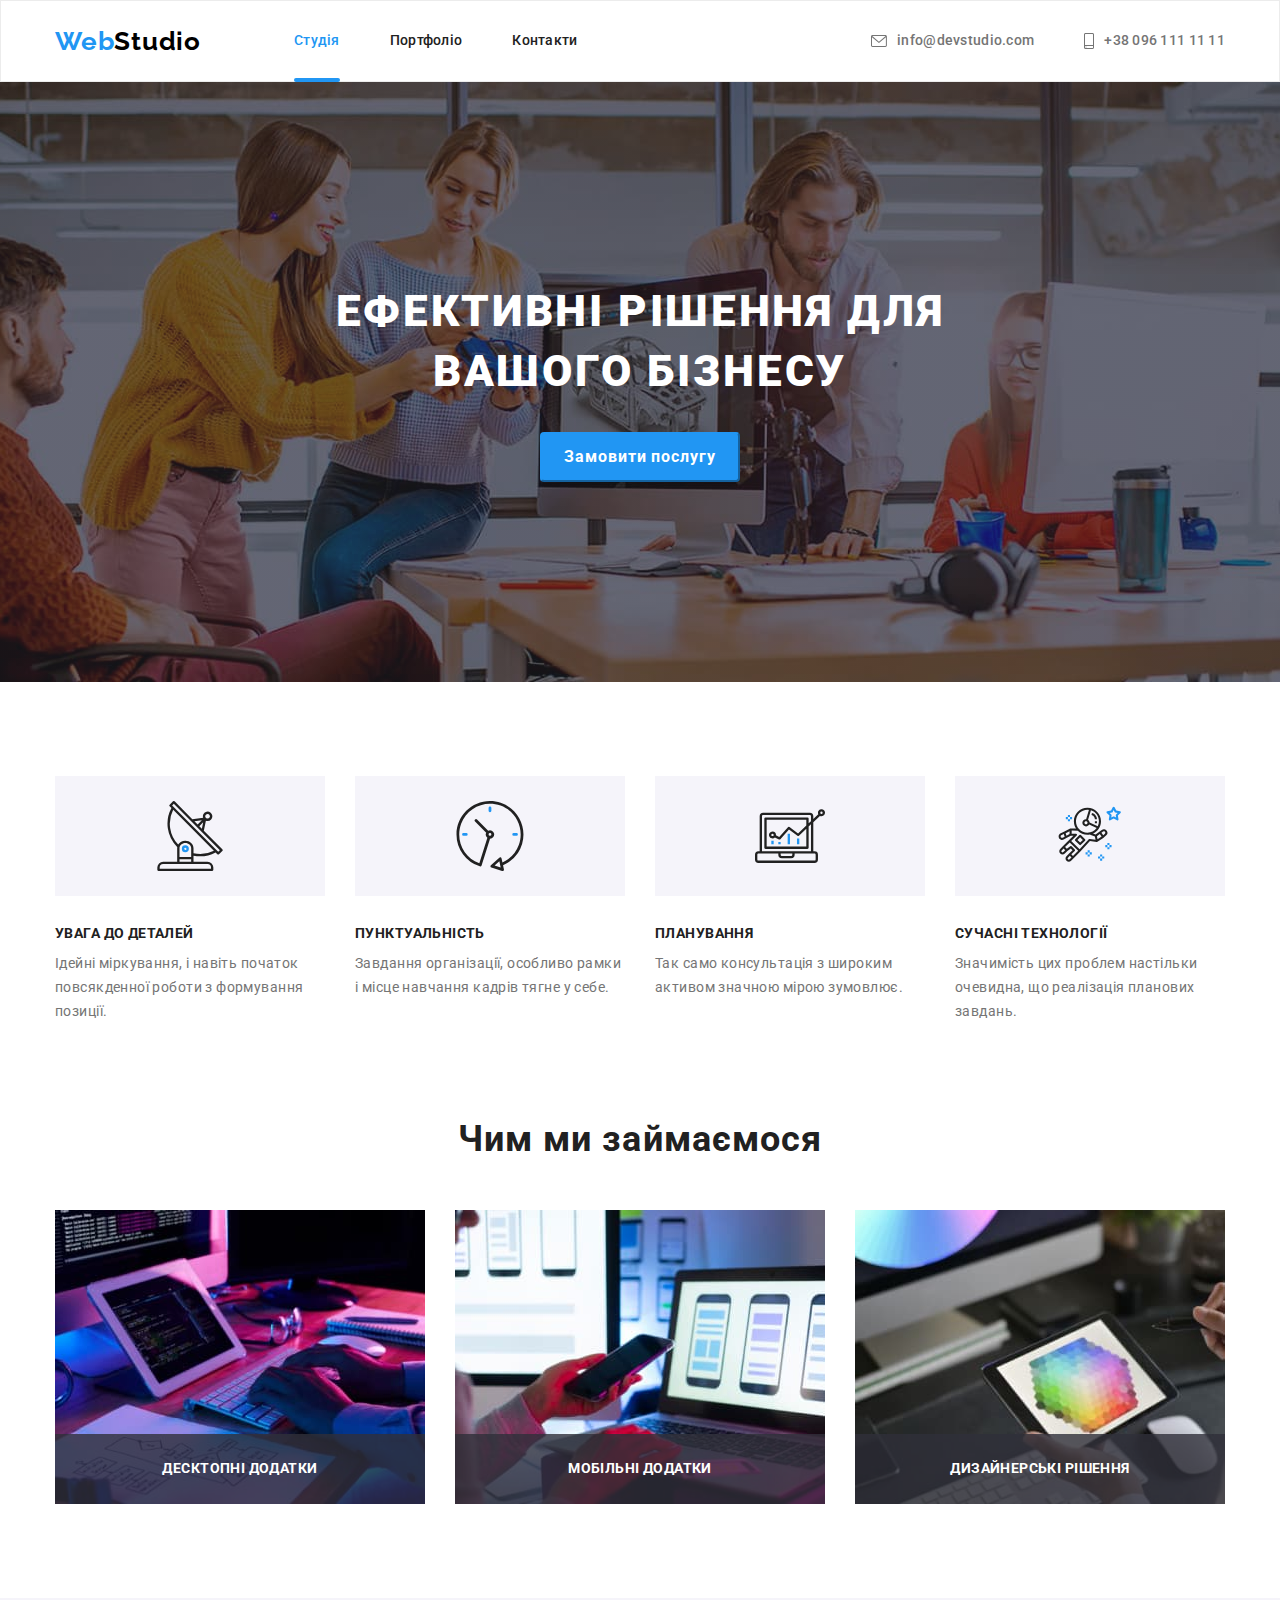
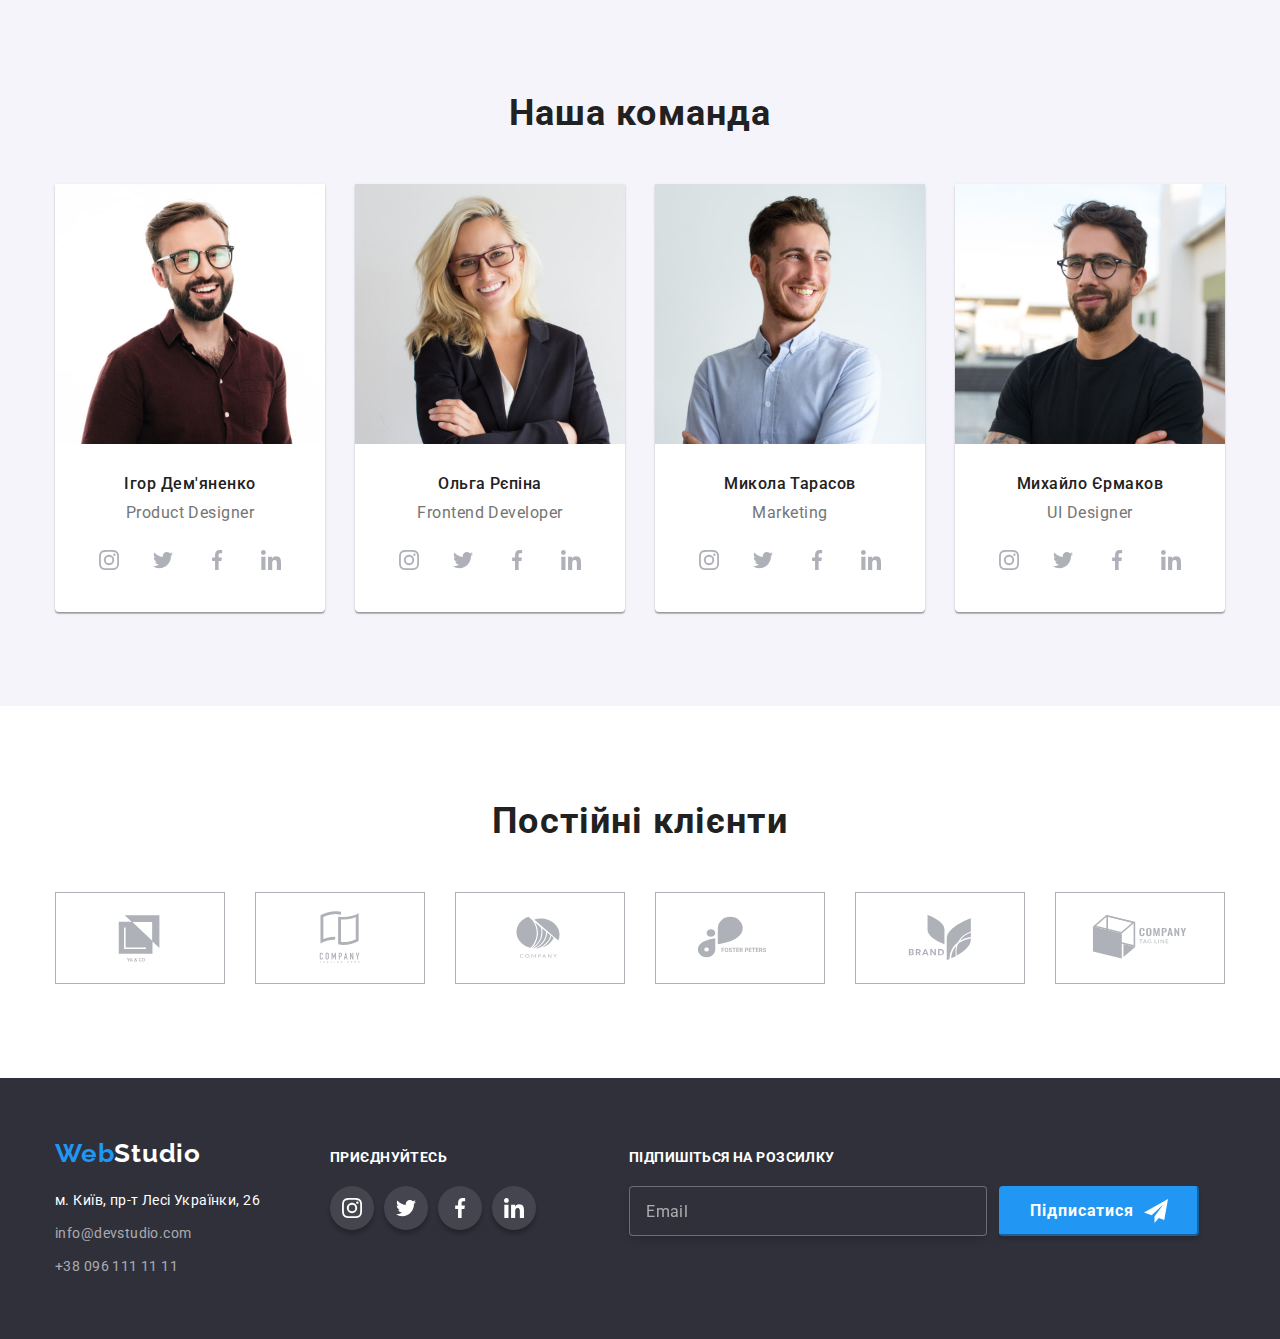
<file: index.html>
<!DOCTYPE html>
<html lang="uk">
<head>
    <meta charset="UTF-8">
    <meta http-equiv="X-UA-Compatible" content="IE=edge">
    <meta name="viewport" content="width=device-width, initial-scale=1.0">
    <title>WebStudio</title>
    <link rel="preconnect" href="https://fonts.googleapis.com">
    <link rel="preconnect" href="https://fonts.gstatic.com" crossorigin>
    <link href="https://fonts.googleapis.com/css2?family=Raleway:wght@700&family=Roboto:wght@400;500;700;900&display=swap"
        rel="stylesheet">
        <link rel="stylesheet" href="https://cdnjs.cloudflare.com/ajax/libs/modern-normalize/1.1.0/modern-normalize.min.css">
    <link rel="stylesheet" href="./css/main.min.css">
</head>
<body>
    <header class="header">
        <!-- Header Nav -->
        <div class="container header__container">
            <nav class="header-nav">
                <a class="logo link" href="./index.html">
                    Web<span class="header-nav__logo--black">Studio</span>
                </a>
                <ul class="list header-nav__list">
                    <li class="item header-nav__item">
                        <a class="link header-nav__link header-nav__link--current" href="./index.html">
                            Студія
                        </a>
                    </li>
                    <li class="header-nav__item">
                        <a class="link header-nav__link" href="./portfolio.html">
                            Портфоліо
                        </a>
                    </li>
                    <li class="header-nav__item">
                        <a class="link header-nav__link" href="/">
                            Контакти
                        </a>
                    </li>
                </ul>
            </nav>
            <ul class="list header-contacts__list">
                <li class="header-contacts__item">
                    <a class="link header-contacts__link" href="maito:info@devstudio.com">
                        <svg class="header-contacts__icon" width="16" height="12">
                            <use href="./images/icons.svg#icon-envelope"></use>
                        </svg>
                        info@devstudio.com
                    </a>
                </li>
                <li class="header-contacts__item">
                    <a class="link header-contacts__link" href="tel:+380961111111">
                        <svg class="header-contacts__icon" width="10" height="16">
                            <use href="./images/icons.svg#icon-smartphone"></use>
                        </svg>
                        +38 096 111 11 11
                    </a>
                </li>
            </ul>
        </div>
    </header>
    <main>
<!-- Hero -->
        <section class="hero">
            <div class="container">
                <h1 class="hero__title">
                    Ефективні рішення для вашого бізнесу
                </h1>
                <!-- Hero button -->
                <button type="button" class="hero__button button" data-modal-open>
                    Замовити послугу
                </button>
            </div>
        </section>
<!-- Our advantages -->
        <section class="hero-advantages">
          <div class="container">
            <h2 class="hero-advantages__title--hidden">
                Наші переваги
            </h2>
            <ul class="list hero-advantages__list">
                <li class="hero-advantages__item">
                    <div class="hero-advantages__box">
                        <svg width="70" height="70">
                            <use href="./images/icons.svg#icon-antenna"></use>
                        </svg>
                    </div>
                    <h3 class="hero-advantages__title">
                        Увага до деталей
                    </h3>
                    <p class="hero-advantages__text">
                        Ідейні міркування, і навіть початок повсякденної роботи з формування позиції.
                    </p>
                </li>
                <li class="hero-advantages__item">
                    <div class="hero-advantages__box">
                        <svg width="70" height="70">
                            <use href="./images/icons.svg#icon-clock"></use>
                        </svg>
                    </div>
                    <h3 class="hero-advantages__title">
                        Пунктуальність
                    </h3>
                    <p class="hero-advantages__text">
                        Завдання організації, особливо рамки і місце навчання кадрів тягне у себе.
                    </p>
                </li>
                <li class="hero-advantages__item">
                    <div class="hero-advantages__box">
                        <svg width="70" height="70">
                            <use href="./images/icons.svg#icon-diagram"></use>
                        </svg>
                    </div>
                    <h3 class="hero-advantages__title">
                        Планування
                    </h3>
                    <p class="hero-advantages__text">
                        Так само консультація з широким активом значною мірою зумовлює.
                    </p>
                </li>
                <li class="hero-advantages__item">
                    <div class="hero-advantages__box">
                        <svg width="70" height="70">
                            <use href="./images/icons.svg#icon-astronaut"></use>
                        </svg>
                    </div>
                    <h3 class="hero-advantages__title">
                        Сучасні технології
                    </h3>
                    <p class="hero-advantages__text">
                        Значимість цих проблем настільки очевидна, що реалізація планових завдань.
                    </p>
                </li>
            </ul>
          </div>
        </section>
<!-- We do -->
        <section class="we-do">
           <div class="container">
            <h2 class="we-do__title">
                Чим ми займаємося
            </h2>
            <ul class="list we-do__list">
                <li>
                   <div class="we-do__box">
                     <img src="./images/box1.jpg" alt="Написання коду" width="370" height="294">
                    <p class="we-do__text">
                        десктопні додатки
                    </p>
                   </div>
                </li>
                <li>
                    <div class="we-do__box">
                        <img src="./images/box2.jpg" alt="Стилізація" width="370" height="294">
                    <p class="we-do__text">
                        мобільні додатки
                    </p>
                    </div>
                </li>
                <li>
                    <div class="we-do__box">
                        <img src="./images/box3.jpg" alt="Дизайн" width="370" height="294">
                    <p class="we-do__text">
                        дизайнерські рішення
                    </p>
                    </div>
                </li>
            </ul>
           </div>
        </section>
<!-- Our team -->
        <section class="our-team">
           <div class="container">
            <h2 class="our-team__title">
                Наша команда
            </h2>
            <ul class="list our-team__list">
                <li class="our-team__item">
                    <img class="our-team__img" src="./images/img.jpg" alt="Фото Ігора Дем'яненко" width="270" height="260">
                    <h3 class="our-team__names">
                        Ігор Дем'яненко
                    </h3>
                    <p lang="en" class="our-team__experience">
                        Product Designer
                    </p>
                    <div class="icon-wrapper">
                        <a class="icon-wrapper__link" href="">
                            <svg class="icon-wrapper__svg" width="20" height="20px">
                                <use href="./images/icons.svg#icon-instagram-2"></use>
                            </svg>
                        </a>
                        <a class="icon-wrapper__link" href="">
                            <svg class="icon-wrapper__svg" width="20" height="20px">
                                <use href="./images/icons.svg#icon-twitter"></use>
                            </svg>
                        </a>
                        <a class="icon-wrapper__link" href="">
                            <svg class="icon-wrapper__svg" width="20" height="20px">
                                <use href="./images/icons.svg#icon-facebook"></use>
                            </svg>
                        </a>
                        <a class="icon-wrapper__link" href="">
                            <svg class="icon-wrapper__svg" width="20" height="20px">
                                <use href="./images/icons.svg#icon-linkedin"></use>
                            </svg>
                        </a>
                    </div>
                </li>
                <li class="our-team__item">
                    <img class="our-team__img" src="./images/img(1).jpg" alt="Фото Ольги Рєпіна" width="270" height="260">
                    <h3 class="our-team__names">
                        Ольга Рєпіна
                    </h3>
                    <p lang="en" class="our-team__experience">
                        Frontend Developer
                    </p>
                    <div class="icon-wrapper">
                        <a class="icon-wrapper__link" href="">
                            <svg class="icon-wrapper__svg" width="20" height="20px">
                                <use href="./images/icons.svg#icon-instagram-2"></use>
                            </svg>
                        </a>
                        <a class="icon-wrapper__link" href="">
                            <svg class="icon-wrapper__svg" width="20" height="20px">
                                <use href="./images/icons.svg#icon-twitter"></use>
                            </svg>
                        </a>
                        <a class="icon-wrapper__link" href="">
                            <svg class="icon-wrapper__svg" width="20" height="20px">
                                <use href="./images/icons.svg#icon-facebook"></use>
                            </svg>
                        </a>
                        <a class="icon-wrapper__link" href="">
                            <svg class="icon-wrapper__svg" width="20" height="20px">
                                <use href="./images/icons.svg#icon-linkedin"></use>
                            </svg>
                        </a>
                    </div>
                </li>
                <li class="our-team__item">
                    <img class="our-team__img" src="./images/img(2).jpg" alt="Фото Микола Тарасов" width="270" height="260">
                    <h3 class="our-team__names">
                        Микола Тарасов
                    </h3>
                    <p lang="en" class="our-team__experience">
                        Marketing
                    </p>
                    <div class="icon-wrapper">
                        <a class="icon-wrapper__link" href="">
                            <svg class="icon-wrapper__svg" width="20" height="20px">
                                <use href="./images/icons.svg#icon-instagram-2"></use>
                            </svg>
                        </a>
                        <a class="icon-wrapper__link" href="">
                            <svg class="icon-wrapper__svg" width="20" height="20px">
                                <use href="./images/icons.svg#icon-twitter"></use>
                            </svg>
                        </a>
                        <a class="icon-wrapper__link" href="">
                            <svg class="icon-wrapper__svg" width="20" height="20px">
                                <use href="./images/icons.svg#icon-facebook"></use>
                            </svg>
                        </a>
                        <a class="icon-wrapper__link" href="">
                            <svg class="icon-wrapper__svg" width="20" height="20px">
                                <use href="./images/icons.svg#icon-linkedin"></use>
                            </svg>
                        </a>
                    </div>
                </li>
                <li class="our-team__item">
                    <img class="our-team__img" src="./images/img(3).jpg" alt="Фото Михайло Єрмаков" width="270" height="260">
                    <h3 class="our-team__names">
                        Михайло Єрмаков
                    </h3>
                    <p lang="en" class="our-team__experience">
                        UI Designer
                    </p>
                    <div class="icon-wrapper">
                       <a class="icon-wrapper__link" href="">
                            <svg class="icon-wrapper__svg" width="20" height="20px">
                                <use href="./images/icons.svg#icon-instagram-2"></use>
                            </svg>
                        </a>
                        <a class="icon-wrapper__link" href="">
                            <svg class="icon-wrapper__svg" width="20" height="20px">
                                <use href="./images/icons.svg#icon-twitter"></use>
                            </svg>
                        </a>
                        <a class="icon-wrapper__link" href="">
                            <svg class="icon-wrapper__svg" width="20" height="20px">
                                <use href="./images/icons.svg#icon-facebook"></use>
                            </svg>
                        </a>
                        <a class="icon-wrapper__link" href="">
                            <svg class="icon-wrapper__svg" width="20" height="20px">
                                <use href="./images/icons.svg#icon-linkedin"></use>
                            </svg>
                        </a>
                    </div>
                </li>
            </ul>
           </div>
        </section>
        <!-- Section clients -->
        <section class="clients">
            <div class="container">
                <h2 class="clients__title">
                    Постійні клієнти
                </h2>
                <ul class="list clients__list">
                    <li class="clients__item">
                        <a class="clients__link" href="#">
                            <svg class="clients__icon" width="106" height="60">
                                <use href="./images/icons.svg#icon-yaco"></use>
                            </svg>
                        </a>
                    </li>
                    <li class="clients__item">
                        <a class="clients__link" href="#">
                            <svg class="clients__icon" width="106" height="60">
                                <use href="./images/icons.svg#icon-tagline"></use>
                            </svg>
                        </a>
                    </li>
                    <li class="clients__item">
                        <a class="clients__link" href="#">
                            <svg class="clients__icon" width="106" height="60">
                                <use href="./images/icons.svg#icon-company"></use>
                            </svg>
                        </a>
                    </li>
                    <li class="clients__item">
                        <a class="clients__link" href="#">
                            <svg class="clients__icon" width="106" height="60">
                                <use href="./images/icons.svg#icon-foster"></use>
                            </svg>
                        </a>
                    </li>
                    <li class="clients__item">
                        <a class="clients__link" href="#">
                            <svg class="clients__icon" width="106" height="60">
                                <use href="./images/icons.svg#icon-brand"></use>
                            </svg>
                        </a>
                    </li>
                    <li class="clients__item">
                        <a class="clients__link" href="#">
                            <svg class="clients__icon" width="106" height="60">
                                <use href="./images/icons.svg#icon-company-last"></use>
                            </svg>
                        </a>
                    </li>
                </ul>
            </div>
        </section>
    </main>
    <footer class="footer">
        <div class="container">
            <div>
                <a class="logo link footer__logo--margin" href="./index.html">
                    Web<span class="footer__logo--white">Studio</span>
                </a>
                <address class="address">
                    <a class="link address__link" href="https://goo.gl/maps/yDgXRb8fHyVBhMKj9" target="_blank"
                        rel="noopener noreferrer nofollow">
                        м. Київ, пр-т Лесі Українки, 26
                    </a>
                    <ul class="list address_list">
                        <li class="address__item">
                            <a class="link address__link address__link--color" href="mailto:info@devstudio.com">
                                info@devstudio.com
                            </a>
                        </li>
                        <li>
                            <a class="link address__link address__link--color address__link--margin" href="tel:+380961111111">
                                +38 096 111 11 11
                            </a>
                        </li>
                    </ul>
                </address>
            </div>
            <div class="social-footer">
                <p class="social-footer__text">
                    приєднуйтесь
                </p>
                <ul class="list social-footer__list">
                    <li class="social-footer__item">
                        <a class="social-footer__link icon-wrapper__link" href="">
                            <svg class="icon-wrapper__svg" width="20" height="20px">
                                <use href="./images/icons.svg#icon-instagram-2"></use>
                            </svg>
                        </a>
                    </li>
                    <li class="social-footer__item">
                        <a class="social-footer__link icon-wrapper__link" href="">
                            <svg class="icon-wrapper__svg" width="20" height="20px">
                                <use href="./images/icons.svg#icon-twitter"></use>
                            </svg>
                        </a>
                    </li>
                    <li class="social-footer__item">
                        <a class="social-footer__link icon-wrapper__link" href="">
                            <svg class="icon-wrapper__svg" width="20" height="20px">
                                <use href="./images/icons.svg#icon-facebook"></use>
                            </svg>
                        </a>
                    </li>
                    <li class="social-footer__item">
                        <a class="social-footer__link icon-wrapper__link" href="">
                            <svg class="icon-wrapper__svg" width="20" height="20px">
                                <use href="./images/icons.svg#icon-linkedin"></use>
                            </svg>
                        </a>
                    </li>
                </ul>
            </div>
            <!-- Form Footer -->
            <form class="form-footer">
                    <p class="form-footer__text">
                        Підпишіться на розсилку
                    </p>
                   <div class="form-footer__field">
                    <label>
                        <input class="form-footer__input" type="email" name="email" placeholder="Email">
                    </label>
                    <button class="form-footer__button button" type="submit">
                        Підписатися
                        <svg class="form-footer__icon" width="24" height="24px">
                            <use href="./images/icons.svg#icon-send"></use>
                        </svg>
                    </button>
                   </div>
            </form>
        </div>
    </footer>
    <div class="backdrop is-hidden" data-modal>
        <div class="modal is-hidden">
            <button type="button" class="modal__button" data-modal-close>
                <svg width="18" height="18">
                    <use href="./images/icons.svg#icon-close"></use>
                </svg>
            </button>
            <!-- Modal Form -->
            <form class="modal-form">
                <h3 class="modal-form__title">
                    Залиште свої дані, ми вам передзвонимо
                </h3>
                <label class="modal-form__field">
                    <span class="modal-form__text">Ім'я</span>
                    <input class="modal-form__input" type="text" name="name" autofocus>
                    <svg class="modal-form__icon" width="18px" height="18px">
                        <use class="icon-input" href="./images/icons.svg#icon-person"></use>
                    </svg>
                </label>
                <label class="modal-form__field">
                    <span class="modal-form__text">Телефон</span>
                    <input class="modal-form__input" type="tel" name="telephone-number">
                    <svg class="modal-form__icon" width="18px" height="18px">
                        <use href="./images/icons.svg#icon-phone"></use>
                    </svg>
                </label>
                <label class="modal-form__field">
                    <span class="modal-form__text">Пошта</span>
                    <input class="modal-form__input" type="email" name="email">
                    <svg class="modal-form__icon" width="18px" height="18px">
                        <use href="./images/icons.svg#icon-email"></use>
                    </svg>
                </label>
                <label class="modal-form__field comment">
                    <span class="modal-form__text">Коментар</span>
                    <textarea class="modal-form__textarea" name="comment" placeholder="Введіть текст"></textarea>
                </label>
                <label class="check option">
                    <input class="check__input" type="checkbox" name="check">
                    <span class="check__box"></span>
                    <span class="check__text">Погоджуюся з розсилкою та приймаю
                        <a class="check__link" href="#">Умови договору</a>
                    </span>
                </label>
                <button class="modal-form__button button" type="submit">
                    Відправити
                </button>
            </form>
        </div>
    </div>
    <script src="./js/modal.js"></script>
</body>
</html>
</file>
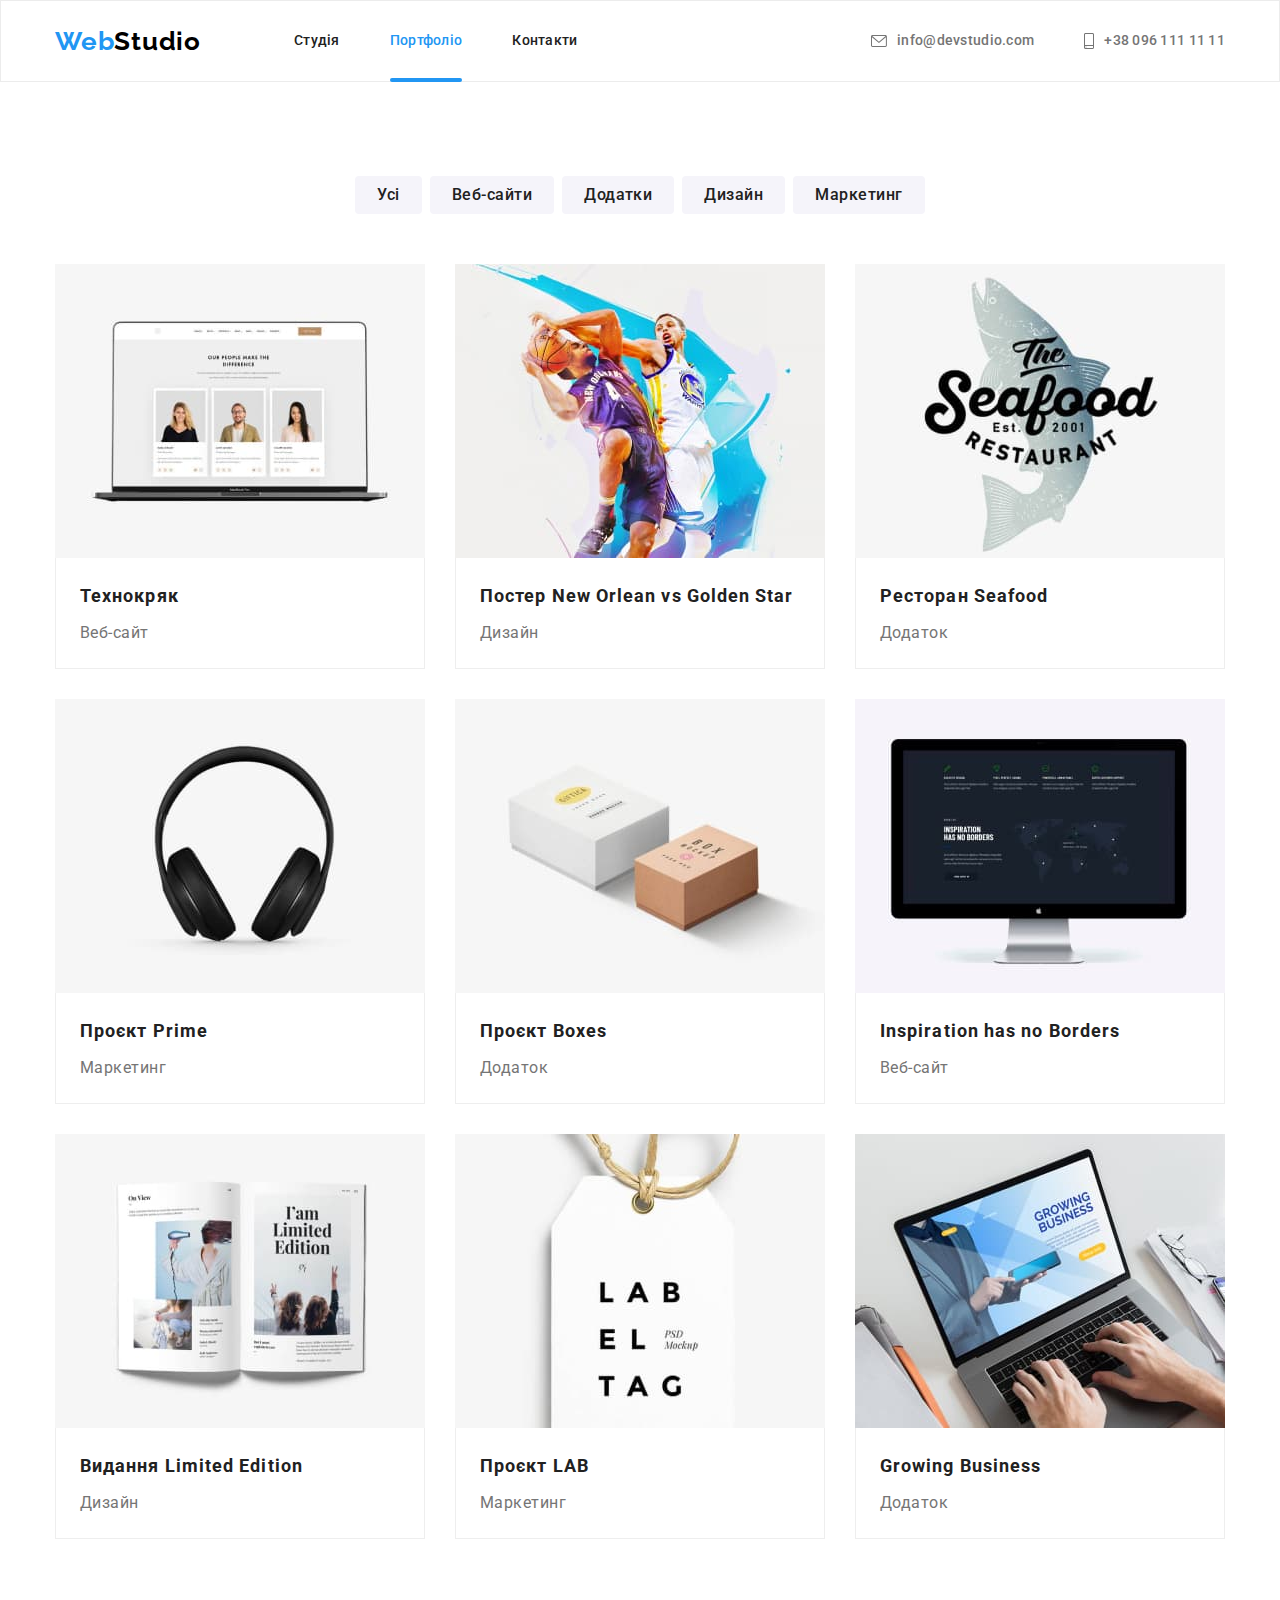
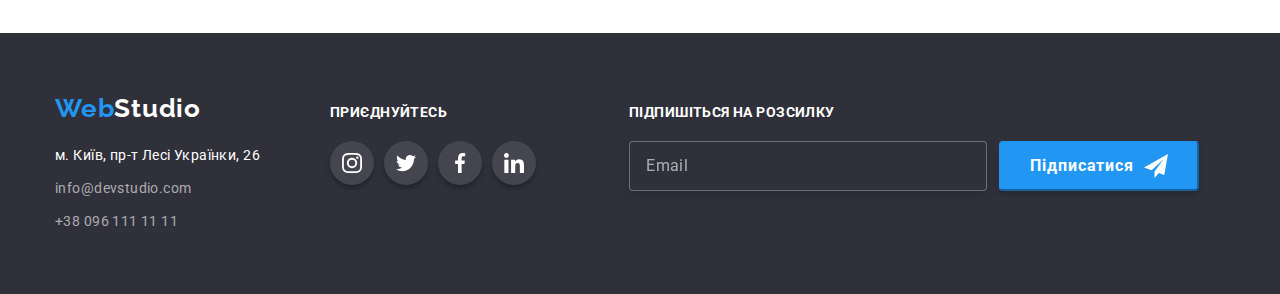
<file: portfolio.html>
<!DOCTYPE html>
<html lang="uk">
<head>
    <meta charset="UTF-8">
    <meta http-equiv="X-UA-Compatible" content="IE=edge">
    <meta name="viewport" content="width=device-width, initial-scale=1.0">
    <title>Portfolio</title>
    <link rel="preconnect" href="https://fonts.googleapis.com">
    <link rel="preconnect" href="https://fonts.gstatic.com" crossorigin>
    <link href="https://fonts.googleapis.com/css2?family=Raleway:wght@700&family=Roboto:wght@400;500;700;900&display=swap"
        rel="stylesheet">
        <link rel="stylesheet" href="https://cdnjs.cloudflare.com/ajax/libs/modern-normalize/1.1.0/modern-normalize.min.css">
    <link rel="stylesheet" href="./css/main.min.css">
</head>
<body>
<header class="header">
    <!-- Header Nav -->
    <div class="container header__container">
        <nav class="header-nav">
            <a class="logo link" href="./index.html">
                Web<span class="header-nav__logo--black">Studio</span>
            </a>
            <ul class="list header-nav__list">
                <li class="item header-nav__item">
                    <a class="link header-nav__link" href="./index.html">
                        Студія
                    </a>
                </li>
                <li class="header-nav__item">
                    <a class="link header-nav__link header-nav__link--current" href="./portfolio.html">
                        Портфоліо
                    </a>
                </li>
                <li class="header-nav__item">
                    <a class="link header-nav__link" href="/">
                        Контакти
                    </a>
                </li>
            </ul>
        </nav>
        <ul class="list header-contacts__list">
            <li class="header-contacts__item">
                <a class="link header-contacts__link" href="maito:info@devstudio.com">
                    <svg class="header-contacts__icon" width="16" height="12">
                        <use href="./images/icons.svg#icon-envelope"></use>
                    </svg>
                    info@devstudio.com
                </a>
            </li>
            <li class="header-contacts__item">
                <a class="link header-contacts__link" href="tel:+380961111111">
                    <svg class="header-contacts__icon" width="10" height="16">
                        <use href="./images/icons.svg#icon-smartphone"></use>
                    </svg>
                    +38 096 111 11 11
                </a>
            </li>
        </ul>
    </div>
    </header>
    <main>
        <section class="portfolio">
            <!-- Filter portfolio -->
            <h1 class="portfolio__title--hidden">
                Наші роботи
            </h1>
        <div class="container">
            <ul class="list filter">
                <li class="filter__item">
                    <button class="filter__button" type="button">
                        Усі
                    </button>
                </li>
                <li class="filter__item">
                    <button class="filter__button" type="button">
                        Веб-сайти
                    </button>
                </li>
                <li class="filter__item">
                    <button class="filter__button" type="button">
                        Додатки
                    </button>
                </li>
                <li class="filter__item">
                    <button class="filter__button" type="button">
                        Дизайн
                    </button>
                </li>
                <li class="filter__item">
                    <button class="filter__button" type="button">
                        Маркетинг
                    </button>
                </li>
            </ul>
            <!-- Main portfolio -->
            <ul class="list cards">
                <li class="cards__item">
                    <a>
                       <div class="overlay">
                        <img src="./images/techno1.jpg" alt="Веб-сайт на ноутбуці" width="370" height="294">
                        <p class="overlay__text">
                            Ресурс пропонує комплексні пропозиції з різним рівнем функціоналу та сервісів. Все це дозволить відвідувачу отримати
                            вичерпні відомості про компанію чи приватну особу.
                        </p>
                       </div>
                        <div class="cards-content">
                            <h2 class="cards-content__title">
                                Технокряк
                            </h2>
                            <p class="cards-content__text">
                                Веб-сайт
                            </p>
                        </div>
                    </a>
                </li>
                <li class="cards__item">
                    <a>
                        <div class="overlay">
                            <img src="./images/poster2.jpg" alt="Постер з баскетболістами" width="370" height="294">
                        <p class="overlay__text">
                            Ресурс пропонує комплексні пропозиції з різним рівнем функціоналу та сервісів. Все це дозволить відвідувачу отримати
                            вичерпні відомості про компанію чи приватну особу.
                        </p>
                        </div>
                        <div class="cards-content">
                            <h2 class="cards-content__title">
                                Постер New Orlean vs Golden Star
                            </h2>
                            <p class="cards-content__text">
                                Дизайн
                            </p>
                        </div>
                    </a>
                </li>
                <li class="cards__item">
                    <a>
                        <div class="overlay">
                            <img src="./images/seafood3.jpg" alt="Лого ресторану" width="370" height="294">
                        <p class="overlay__text">
                            Ресурс пропонує комплексні пропозиції з різним рівнем функціоналу та сервісів. Все це дозволить відвідувачу отримати
                            вичерпні відомості про компанію чи приватну особу.
                        </p>
                        </div>
                        <div class="cards-content">
                            <h2 class="cards-content__title">
                                Ресторан Seafood
                            </h2>
                            <p class="cards-content__text">
                                Додаток
                            </p>
                        </div>                       
                    </a>
                </li>
                <li class="cards__item">
                    <a>
                        <div class="overlay">
                            <img src="./images/prime4.jpg" alt="Навушники" width="370" height="294">
                        <p class="overlay__text">
                            Ресурс пропонує комплексні пропозиції з різним рівнем функціоналу та сервісів. Все це дозволить відвідувачу отримати
                            вичерпні відомості про компанію чи приватну особу.
                        </p>
                        </div>
                        <div class="cards-content">
                            <h2 class="cards-content__title">
                                Проєкт Prime
                            </h2>
                            <p class="cards-content__text">
                                Маркетинг
                            </p>
                        </div>
                    </a>
                </li>
                <li class="cards__item">
                    <a>
                        <div class="overlay">
                            <img src="./images/boxes5.jpg" alt="Дві коробки" width="370" height="294">
                        <p class="overlay__text">
                            Ресурс пропонує комплексні пропозиції з різним рівнем функціоналу та сервісів. Все це дозволить відвідувачу отримати
                            вичерпні відомості про компанію чи приватну особу.
                        </p>
                        </div>
                        <div class="cards-content">
                            <h2 class="cards-content__title">
                                Проєкт Boxes
                            </h2>
                            <p class="cards-content__text">
                                Додаток
                            </p>
                        </div>
                    </a>
                </li>
                <li class="cards__item">
                    <a>
                       <div class="overlay">
                         <img src="./images/inspiration6.jpg" alt="Монітор з веб-сайтом" width="370" height="294">
                        <p class="overlay__text">
                            Ресурс пропонує комплексні пропозиції з різним рівнем функціоналу та сервісів. Все це дозволить відвідувачу отримати
                            вичерпні відомості про компанію чи приватну особу.
                        </p>
                       </div>
                        <div class="cards-content">
                            <h2 lang="en" class="cards-content__title">
                                Inspiration has no Borders
                            </h2>
                            <p class="cards-content__text">
                                Веб-сайт
                            </p>
                        </div> 
                    </a>
                </li>
                <li class="cards__item">
                    <a>
                        <div class="overlay">
                            <img src="./images/limitededition7.jpg" alt="Розгорнута книга" width="370" height="294">
                        <p class="overlay__text">
                            Ресурс пропонує комплексні пропозиції з різним рівнем функціоналу та сервісів. Все це дозволить відвідувачу отримати
                            вичерпні відомості про компанію чи приватну особу.
                        </p>
                        </div>
                        <div class="cards-content">
                            <h2 class="cards-content__title">
                                Видання Limited Edition
                            </h2>
                            <p class="cards-content__text">
                                Дизайн
                            </p>
                        </div>
                    </a>
                </li>
                <li class="cards__item">
                    <a>
                        <div class="overlay">
                            <img src="./images/lab8.jpg" alt="Бірка з брендом" width="370" height="294">
                        <p class="overlay__text">
                            Ресурс пропонує комплексні пропозиції з різним рівнем функціоналу та сервісів. Все це дозволить відвідувачу отримати
                            вичерпні відомості про компанію чи приватну особу.
                        </p>
                        </div>
                        <div class="cards-content">
                            <h2 class="cards-content__title">
                                Проєкт LAB
                            </h2>
                            <p class="cards-content__text">
                                Маркетинг
                            </p>
                        </div>
                    </a>
                </li>
                <li class="cards__item">
                    <a>
                        <div class="overlay">
                            <img src="./images/business9.jpg" alt="Руки друкують на ноутбуці" width="370" height="294">
                        <p class="overlay__text">
                            Ресурс пропонує комплексні пропозиції з різним рівнем функціоналу та сервісів. Все це дозволить відвідувачу отримати
                            вичерпні відомості про компанію чи приватну особу.
                        </p>
                        </div>
                        <div class="cards-content"><h2 class="cards-content__title">
                            Growing Business
                        </h2>
                        <p class="cards-content__text">
                            Додаток
                        </p>
                    </div>  
                    </a>
                </li>
            </ul>
        </div>
        </section>
    </main>
    <footer class="footer">
        <div class="container">
            <div>
                <a class="logo link footer__logo--margin" href="./index.html">
                    Web<span class="footer__logo--white">Studio</span>
                </a>
                <address class="address">
                    <a class="link address__link" href="https://goo.gl/maps/yDgXRb8fHyVBhMKj9" target="_blank"
                        rel="noopener noreferrer nofollow">
                        м. Київ, пр-т Лесі Українки, 26
                    </a>
                    <ul class="list address_list">
                        <li class="address__item">
                            <a class="link address__link address__link--color" href="mailto:info@devstudio.com">
                                info@devstudio.com
                            </a>
                        </li>
                        <li>
                            <a class="link address__link address__link--color address__link--margin" href="tel:+380961111111">
                                +38 096 111 11 11
                            </a>
                        </li>
                    </ul>
                </address>
            </div>
            <div class="social-footer">
                <p class="social-footer__text">
                    приєднуйтесь
                </p>
                <ul class="list social-footer__list">
                    <li class="social-footer__item">
                        <a class="social-footer__link icon-wrapper__link" href="">
                            <svg class="icon-wrapper__svg" width="20" height="20px">
                                <use href="./images/icons.svg#icon-instagram-2"></use>
                            </svg>
                        </a>
                    </li>
                    <li class="social-footer__item">
                        <a class="social-footer__link icon-wrapper__link" href="">
                            <svg class="icon-wrapper__svg" width="20" height="20px">
                                <use href="./images/icons.svg#icon-twitter"></use>
                            </svg>
                        </a>
                    </li>
                    <li class="social-footer__item">
                        <a class="social-footer__link icon-wrapper__link" href="">
                            <svg class="icon-wrapper__svg" width="20" height="20px">
                                <use href="./images/icons.svg#icon-facebook"></use>
                            </svg>
                        </a>
                    </li>
                    <li class="social-footer__item">
                        <a class="social-footer__link icon-wrapper__link" href="">
                            <svg class="icon-wrapper__svg" width="20" height="20px">
                                <use href="./images/icons.svg#icon-linkedin"></use>
                            </svg>
                        </a>
                    </li>
                </ul>
            </div>
            <!-- Form Footer -->
            <form class="form-footer">
                <p class="form-footer__text">
                    Підпишіться на розсилку
                </p>
                <div class="form-footer__field">
                    <label>
                        <input class="form-footer__input" type="email" name="email" placeholder="Email">
                    </label>
                    <button class="form-footer__button button" type="submit">
                        Підписатися
                        <svg class="form-footer__icon" width="24" height="24px">
                            <use href="./images/icons.svg#icon-send"></use>
                        </svg>
                    </button>
                </div>
            </form>
        </div>
    </footer>
</body>
</html>
</file>
<file: css/main.min.css>
img{display:block}h1,h2,h3,ul,p{margin:0px 0px}body{font-family:Roboto,sans-serif;background-color:#fff;color:#212121}.container{width:1200px;margin:0 auto;padding:0 15px}.list{list-style:none;padding-left:0}.link{text-decoration:none}.link:hover,.link:focus{color:#2196f3}.button{display:-webkit-box;display:-ms-flexbox;display:flex;-webkit-box-align:center;-ms-flex-align:center;align-items:center;-webkit-box-pack:center;-ms-flex-pack:center;justify-content:center;padding:10px 0px;width:200px;height:50px;font-family:"Roboto";font-style:normal;font-weight:700;font-size:16px;line-height:1.88;letter-spacing:.06em;color:#fff;border-color:#2196f3;background-color:#2196f3;-webkit-box-shadow:0px 4px 4px rgba(0,0,0,.15);box-shadow:0px 4px 4px rgba(0,0,0,.15);border-radius:4px;cursor:pointer;-webkit-transition:background-color 250ms cubic-bezier(0.4, 0, 0.2, 1),border-color 250ms cubic-bezier(0.4, 0, 0.2, 1) box-shadow 250ms cubic-bezier(0.4, 0, 0.2, 1);transition:background-color 250ms cubic-bezier(0.4, 0, 0.2, 1),border-color 250ms cubic-bezier(0.4, 0, 0.2, 1) box-shadow 250ms cubic-bezier(0.4, 0, 0.2, 1)}.button:hover,.button:focus{background-color:#188ce8;border-color:#188ce8}.header{border:1px solid #ececec}.header__container{display:-webkit-box;display:-ms-flexbox;display:flex}.logo{font-family:"Raleway";font-style:normal;font-weight:700;font-size:26px;line-height:1.19;letter-spacing:.03em;color:#2196f3}.header-nav__logo--black{color:#000}.header-nav{display:-webkit-box;display:-ms-flexbox;display:flex;-webkit-box-align:center;-ms-flex-align:center;align-items:center}.header-nav__list{display:-webkit-box;display:-ms-flexbox;display:flex;margin-left:93px}.header-nav__item+.header-nav__item{margin-left:50px}.header-nav__link{display:block;padding-top:32px;padding-bottom:32px;font-family:"Roboto";font-style:normal;font-weight:500;font-size:14px;line-height:1.14;letter-spacing:.02em;color:#212121;-webkit-transition:color 250ms cubic-bezier(0.4, 0, 0.2, 1);transition:color 250ms cubic-bezier(0.4, 0, 0.2, 1)}.header-nav__link--current{position:relative;color:#2196f3}.header-nav__link--current::after{content:"";position:absolute;left:0;bottom:0;display:block;width:100%;height:4px;background-color:#2196f3;border-radius:2px;-webkit-transform:translateY(1px);transform:translateY(1px)}.header-contacts__list{display:-webkit-box;display:-ms-flexbox;display:flex;margin-left:auto}.header-contacts__item+.header-contacts__item{margin-left:50px}.header-contacts__link{display:-webkit-box;display:-ms-flexbox;display:flex;-webkit-box-pack:center;-ms-flex-pack:center;justify-content:center;-webkit-box-align:center;-ms-flex-align:center;align-items:center;padding-top:32px;padding-bottom:32px;font-weight:500;font-style:normal;line-height:1.14;font-size:14px;color:#757575;letter-spacing:.02em;-webkit-transition:color 250ms cubic-bezier(0.4, 0, 0.2, 1);transition:color 250ms cubic-bezier(0.4, 0, 0.2, 1)}.header-contacts__icon{margin-right:10px;fill:currentColor}.hero{text-align:center;margin-right:auto;margin-left:auto;max-width:1600px;height:600px;padding-top:200px;padding-bottom:200px;background-repeat:no-repeat;background-position:center;background-size:cover;background-image:-webkit-gradient(linear, left top, left bottom, from(rgba(47, 48, 58, 0.4)), to(rgba(47, 48, 58, 0.4))),url(../images/hero.jpg);background-image:linear-gradient(rgba(47, 48, 58, 0.4), rgba(47, 48, 58, 0.4)),url(../images/hero.jpg);background-color:#2f303a}.hero__title{max-width:696px;margin:0 auto 30px;font-style:normal;font-weight:900;font-size:44px;line-height:1.36;letter-spacing:.06em;text-transform:uppercase;color:#fff}.hero__button{margin-left:auto;margin-right:auto}.hero-advantages{padding-top:94px;padding-bottom:94px}.hero-advantages__title--hidden,.portfolio__title--hidden{position:absolute;white-space:nowrap;width:1px;height:1px;overflow:hidden;border:0;padding:0;clip:rect(0 0 0 0);-webkit-clip-path:inset(50%);clip-path:inset(50%);margin:-1px}.hero-advantages__list{display:-webkit-box;display:-ms-flexbox;display:flex;-webkit-box-pack:justify;-ms-flex-pack:justify;justify-content:space-between}.hero-advantages__item+.hero-advantages__item{margin-left:30px}.hero-advantages__box{display:-webkit-box;display:-ms-flexbox;display:flex;-webkit-box-pack:center;-ms-flex-pack:center;justify-content:center;-webkit-box-align:center;-ms-flex-align:center;align-items:center;margin-bottom:30px;width:270px;height:120px;background-color:#f5f4fa}.hero-advantages__title{margin-bottom:10px;font-style:normal;font-size:14px;line-height:1.14;letter-spacing:.03em;text-transform:uppercase}.hero-advantages__text{font-weight:400;font-size:14px;line-height:1.71;letter-spacing:.03em;color:#757575}.we-do{padding-bottom:94px}.we-do__list{display:-webkit-box;display:-ms-flexbox;display:flex;-webkit-box-pack:justify;-ms-flex-pack:justify;justify-content:space-between}.we-do__title,.our-team__title,.clients__title{margin-bottom:50px;font-style:normal;font-size:36px;line-height:1.17;text-align:center;letter-spacing:.03em}.we-do__box{position:relative}.we-do__text{position:absolute;bottom:0;display:-webkit-box;display:-ms-flexbox;display:flex;-webkit-box-align:center;-ms-flex-align:center;align-items:center;-webkit-box-pack:center;-ms-flex-pack:center;justify-content:center;width:100%;height:70px;font-weight:700;font-size:14px;line-height:1.14;text-align:center;letter-spacing:.03em;text-transform:uppercase;color:#fff;background:rgba(47,48,58,.8)}.our-team{padding-top:94px;padding-bottom:94px;background-color:#f5f4fa}.our-team__list{display:-webkit-box;display:-ms-flexbox;display:flex;-webkit-box-pack:justify;-ms-flex-pack:justify;justify-content:space-between}.our-team__item{padding-bottom:30px;text-align:center;background:#fff;-webkit-box-shadow:0px 1px 3px rgba(0,0,0,.12),0px 1px 1px rgba(0,0,0,.14),0px 2px 1px rgba(0,0,0,.2);box-shadow:0px 1px 3px rgba(0,0,0,.12),0px 1px 1px rgba(0,0,0,.14),0px 2px 1px rgba(0,0,0,.2);border-radius:0px 0px 4px 4px}.our-team__img{margin-bottom:30px}.our-team__names{margin-bottom:10px;font-style:normal;font-weight:500;font-size:16px;line-height:1.19;letter-spacing:.03em}.our-team__experience{font-size:16px;line-height:1.19;letter-spacing:.03em;color:#757575;margin-bottom:16px}.icon-wrapper{display:-webkit-box;display:-ms-flexbox;display:flex;-webkit-box-pack:center;-ms-flex-pack:center;justify-content:center;-webkit-box-align:center;-ms-flex-align:center;align-items:center}.icon-wrapper__link{display:-webkit-box;display:-ms-flexbox;display:flex;-webkit-box-align:center;-ms-flex-align:center;align-items:center;-webkit-box-pack:center;-ms-flex-pack:center;justify-content:center;width:44px;height:44px;cursor:pointer;color:#afb1b8;border-radius:50%;-webkit-transition:color 250ms cubic-bezier(0.4, 0, 0.2, 1),background-color 250ms cubic-bezier(0.4, 0, 0.2, 1);transition:color 250ms cubic-bezier(0.4, 0, 0.2, 1),background-color 250ms cubic-bezier(0.4, 0, 0.2, 1)}.icon-wrapper__link:hover,.icon-wrapper__link:focus{color:#fff;background-color:#2196f3}.icon-wrapper__link:not(:last-child){margin-right:10px}.icon-wrapper__svg{display:-webkit-box;display:-ms-flexbox;display:flex;-webkit-box-pack:center;-ms-flex-pack:center;justify-content:center;-webkit-box-align:center;-ms-flex-align:center;align-items:center;fill:currentColor}.clients{padding-top:94px;padding-bottom:94px}.clients__list{display:-webkit-box;display:-ms-flexbox;display:flex}.clients__item:not(:last-child){margin-right:30px}.clients__link{display:-webkit-box;display:-ms-flexbox;display:flex;-webkit-box-pack:center;-ms-flex-pack:center;justify-content:center;-webkit-box-align:center;-ms-flex-align:center;align-items:center;width:170px;height:92px;gap:30px;border:1px solid #afb1b8;color:#afb1b8;-webkit-transition:color 250ms cubic-bezier(0.4, 0, 0.2, 1),border 250ms cubic-bezier(0.4, 0, 0.2, 1);transition:color 250ms cubic-bezier(0.4, 0, 0.2, 1),border 250ms cubic-bezier(0.4, 0, 0.2, 1)}.clients__link:hover,.clients__link:focus{color:#2196f3;border:1px solid #2196f3}.clients__icon{fill:currentColor}.footer{padding-top:60px;padding-bottom:60px;background-color:#2f303a}.footer .container{display:-webkit-box;display:-ms-flexbox;display:flex;-webkit-box-align:baseline;-ms-flex-align:baseline;align-items:baseline}.footer__logo--margin{display:inline-block;margin-bottom:20px}.footer__logo--white{color:#fff}.address__link{display:inline-block;margin-bottom:9px;font-style:normal;font-weight:400;font-size:14px;line-height:1.71;letter-spacing:.03em;color:#fff;-webkit-transition:color 250ms cubic-bezier(0.4, 0, 0.2, 1);transition:color 250ms cubic-bezier(0.4, 0, 0.2, 1)}.address__link--margin{margin-bottom:0px}.address__link--color{color:rgba(255,255,255,.6)}.social-footer{margin-left:70px}.social-footer__text{font-style:normal;font-weight:700;font-size:14px;line-height:1.14;letter-spacing:.03em;text-transform:uppercase;color:#fff}.social-footer__list{display:-webkit-box;display:-ms-flexbox;display:flex;margin-top:20px}.social-footer__link{color:#fff;background-color:rgba(255,255,255,.1);-webkit-box-shadow:0px 4px 4px rgba(0,0,0,.25);box-shadow:0px 4px 4px rgba(0,0,0,.25)}.social-footer__item:not(:last-child){margin-right:10px}.portfolio{padding-top:94px;padding-bottom:94px}.filter{margin-bottom:50px;display:-webkit-box;display:-ms-flexbox;display:flex;-webkit-box-pack:center;-ms-flex-pack:center;justify-content:center}.filter__item+.filter__item{margin-left:8px}.filter__button{padding:6px 22px;font-family:"Roboto";font-style:normal;font-weight:500;font-size:16px;line-height:1.62;text-align:center;letter-spacing:.03em;color:#212121;border:none;background-color:#f5f4fa;cursor:pointer;border-radius:4px;-webkit-transition:color 250ms cubic-bezier(0.4, 0, 0.2, 1),background-color 250ms cubic-bezier(0.4, 0, 0.2, 1),-webkit-box-shadow 250ms cubic-bezier(0.4, 0, 0.2, 1);transition:color 250ms cubic-bezier(0.4, 0, 0.2, 1),background-color 250ms cubic-bezier(0.4, 0, 0.2, 1),-webkit-box-shadow 250ms cubic-bezier(0.4, 0, 0.2, 1);transition:color 250ms cubic-bezier(0.4, 0, 0.2, 1),background-color 250ms cubic-bezier(0.4, 0, 0.2, 1),box-shadow 250ms cubic-bezier(0.4, 0, 0.2, 1);transition:color 250ms cubic-bezier(0.4, 0, 0.2, 1),background-color 250ms cubic-bezier(0.4, 0, 0.2, 1),box-shadow 250ms cubic-bezier(0.4, 0, 0.2, 1),-webkit-box-shadow 250ms cubic-bezier(0.4, 0, 0.2, 1)}.filter__button:hover,.filter__button:focus{color:#fff;background-color:#2196f3;-webkit-box-shadow:0px 3px 1px rgba(0,0,0,.1),0px 1px 2px rgba(0,0,0,.08),0px 2px 2px rgba(0,0,0,.12);box-shadow:0px 3px 1px rgba(0,0,0,.1),0px 1px 2px rgba(0,0,0,.08),0px 2px 2px rgba(0,0,0,.12)}.cards{display:-webkit-box;display:-ms-flexbox;display:flex;-ms-flex-wrap:wrap;flex-wrap:wrap;gap:30px}.cards__item{-webkit-transition:-webkit-box-shadow 250ms cubic-bezier(0.4, 0, 0.2, 1);transition:-webkit-box-shadow 250ms cubic-bezier(0.4, 0, 0.2, 1);transition:box-shadow 250ms cubic-bezier(0.4, 0, 0.2, 1);transition:box-shadow 250ms cubic-bezier(0.4, 0, 0.2, 1), -webkit-box-shadow 250ms cubic-bezier(0.4, 0, 0.2, 1)}.cards__item:hover{-webkit-box-shadow:0px 1px 1px rgba(0,0,0,.12),0px 4px 4px rgba(0,0,0,.06),1px 4px 6px rgba(0,0,0,.16);box-shadow:0px 1px 1px rgba(0,0,0,.12),0px 4px 4px rgba(0,0,0,.06),1px 4px 6px rgba(0,0,0,.16)}.overlay{position:relative;overflow:hidden}.overlay__text{position:absolute;left:0;top:0;padding:63px 24px;font-weight:400;font-size:18px;line-height:1.55;letter-spacing:.03em;color:#fff;background-color:rgba(33,150,243,.9);-webkit-transform:translateY(101%);transform:translateY(101%);-webkit-transition:-webkit-transform 250ms cubic-bezier(0.4, 0, 0.2, 1);transition:-webkit-transform 250ms cubic-bezier(0.4, 0, 0.2, 1);transition:transform 250ms cubic-bezier(0.4, 0, 0.2, 1);transition:transform 250ms cubic-bezier(0.4, 0, 0.2, 1), -webkit-transform 250ms cubic-bezier(0.4, 0, 0.2, 1)}.cards__item:hover .overlay__text{-webkit-transform:translateY(0);transform:translateY(0)}.cards-content{padding:20px 24px;border-right:1px solid #eee;border-bottom:1px solid #eee;border-left:1px solid #eee}.cards-content__title{margin-bottom:4px;font-size:18px;line-height:2;letter-spacing:.06em}.cards-content__text{font-size:16px;line-height:30px;letter-spacing:.03em;color:#757575}.backdrop{position:fixed;top:0;left:0;width:100%;height:100%;background:rgba(0,0,0,.5);-webkit-transition:opacity 300ms cubic-bezier(0.4, 0, 0.2, 1),visibility 300ms cubic-bezier(0.4, 0, 0.2, 1);transition:opacity 300ms cubic-bezier(0.4, 0, 0.2, 1),visibility 300ms cubic-bezier(0.4, 0, 0.2, 1)}.backdrop.is-hidden{opacity:0;pointer-events:none;visibility:hidden}.backdrop.is-hidden .modal{-webkit-transform:perspective(600px) translate(-50%, -50%) rotateX(60deg);transform:perspective(600px) translate(-50%, -50%) rotateX(60deg)}.modal{position:absolute;top:50%;left:50%;-webkit-transform:translate(-50%, -50%);transform:translate(-50%, -50%);min-width:528px;min-height:581px;background:#fff;-webkit-box-shadow:0px 1px 3px rgba(0,0,0,.12),0px 1px 1px rgba(0,0,0,.14),0px 2px 1px rgba(0,0,0,.2);box-shadow:0px 1px 3px rgba(0,0,0,.12),0px 1px 1px rgba(0,0,0,.14),0px 2px 1px rgba(0,0,0,.2);border-radius:4px;-webkit-transition:-webkit-transform 300ms cubic-bezier(0.4, 0, 0.2, 1);transition:-webkit-transform 300ms cubic-bezier(0.4, 0, 0.2, 1);transition:transform 300ms cubic-bezier(0.4, 0, 0.2, 1);transition:transform 300ms cubic-bezier(0.4, 0, 0.2, 1), -webkit-transform 300ms cubic-bezier(0.4, 0, 0.2, 1)}.modal__button{position:absolute;top:8px;right:8px;display:-webkit-box;display:-ms-flexbox;display:flex;-webkit-box-align:center;-ms-flex-align:center;align-items:center;-webkit-box-pack:center;-ms-flex-pack:center;justify-content:center;width:30px;height:30px;border:1px solid rgba(0,0,0,.1);border-radius:50%;background-color:#fff;cursor:pointer}.modal__button:hover,.modal__button:focus{fill:#2196f3}.modal-form{display:-webkit-box;display:-ms-flexbox;display:flex;-webkit-box-orient:vertical;-webkit-box-direction:normal;-ms-flex-direction:column;flex-direction:column;padding:40px}.form-form__title{display:block;text-align:center;margin-bottom:12px;font-size:20px;line-height:1.15;letter-spacing:.03em}.modal-form__field{position:relative;display:-webkit-box;display:-ms-flexbox;display:flex;-webkit-box-orient:vertical;-webkit-box-direction:normal;-ms-flex-direction:column;flex-direction:column;margin-bottom:10px}.modal-form__input{display:block;width:100%;height:40px;padding-left:42px;font-size:18px;border:1px solid rgba(33,33,33,.2);border-radius:4px;outline:none;-webkit-transition:border-color 250ms cubic-bezier(0.4, 0, 0.2, 1);transition:border-color 250ms cubic-bezier(0.4, 0, 0.2, 1)}.modal-form__input:focus{border-color:#2196f3}.modal-form__icon{position:absolute;top:50%;left:12px}.modal-form__input:focus~.modal-form__icon{fill:#2196f3}.modal-form__text{margin-bottom:4px;font-weight:400;font-size:12px;line-height:14px;letter-spacing:.01em;color:#757575}.modal-form__textarea{resize:none;height:120px;padding:12px 16px;font-size:18px;border:1px solid rgba(33,33,33,.2);border-radius:4px;outline:none;-webkit-transition:border-color 250ms cubic-bezier(0.4, 0, 0.2, 1);transition:border-color 250ms cubic-bezier(0.4, 0, 0.2, 1)}.modal-form__textarea:focus{border-color:#2196f3}.check{display:-webkit-box;display:-ms-flexbox;display:flex;-webkit-box-align:center;-ms-flex-align:center;align-items:center;-webkit-box-orient:horizontal;-webkit-box-direction:normal;-ms-flex-direction:row;flex-direction:row;width:424px;margin-left:auto;margin-right:auto;margin-top:20px;margin-bottom:30px}.check__text,.check__link{margin-left:7px;font-weight:400;font-size:14px;line-height:1.71;letter-spacing:.03em;color:#757575}.check__link{margin-left:0}.check__input{position:absolute;-moz-appearance:none;-webkit-appearance:none;appearance:none}.check__box{display:inline-block;width:16px;height:15px;border:2px solid #212121;border-radius:2px;-webkit-transition:background-color 250ms cubic-bezier(0.4, 0, 0.2, 1),border-color 250ms cubic-bezier(0.4, 0, 0.2, 1);transition:background-color 250ms cubic-bezier(0.4, 0, 0.2, 1),border-color 250ms cubic-bezier(0.4, 0, 0.2, 1)}.check__input:checked+.check__box{background-color:#2196f3;border-color:#2196f3;background-image:url(../images/icon\ check.svg);background-size:contain;background-origin:border-box}.check__link{color:#2196f3}.modal-form__textarea::-webkit-input-placeholder{font-weight:400;font-size:12px;line-height:14px;letter-spacing:.01em;color:rgba(117,117,117,.5)}.modal-form__textarea::-moz-placeholder{font-weight:400;font-size:12px;line-height:14px;letter-spacing:.01em;color:rgba(117,117,117,.5)}.modal-form__textarea:-ms-input-placeholder{font-weight:400;font-size:12px;line-height:14px;letter-spacing:.01em;color:rgba(117,117,117,.5)}.modal-form__textarea::-ms-input-placeholder{font-weight:400;font-size:12px;line-height:14px;letter-spacing:.01em;color:rgba(117,117,117,.5)}.modal-form__textarea::placeholder{font-weight:400;font-size:12px;line-height:14px;letter-spacing:.01em;color:rgba(117,117,117,.5)}.modal-form__button{display:block;margin-right:auto;margin-left:auto}.form-footer{width:570px;margin-left:93px}.form-footer__text{font-weight:700;font-size:14px;line-height:1.14;letter-spacing:.03em;text-transform:uppercase;color:#fff}.form-footer__field{display:-webkit-box;display:-ms-flexbox;display:flex;margin-top:20px}.form-footer__input{padding:0;padding-left:16px;width:358px;height:50px;background-color:#2f303a;border:1px solid rgba(255,255,255,.3);-webkit-filter:drop-shadow(0px 4px 4px rgba(0, 0, 0, 0.15));filter:drop-shadow(0px 4px 4px rgba(0, 0, 0, 0.15));border-radius:4px;color:#fff}.form-footer__input::-webkit-input-placeholder{font-family:"Roboto";font-style:normal;font-weight:400;font-size:16px;line-height:1.25;letter-spacing:.03em;color:rgba(255,255,255,.6)}.form-footer__input::-moz-placeholder{font-family:"Roboto";font-style:normal;font-weight:400;font-size:16px;line-height:1.25;letter-spacing:.03em;color:rgba(255,255,255,.6)}.form-footer__input:-ms-input-placeholder{font-family:"Roboto";font-style:normal;font-weight:400;font-size:16px;line-height:1.25;letter-spacing:.03em;color:rgba(255,255,255,.6)}.form-footer__input::-ms-input-placeholder{font-family:"Roboto";font-style:normal;font-weight:400;font-size:16px;line-height:1.25;letter-spacing:.03em;color:rgba(255,255,255,.6)}.form-footer__input::placeholder{font-family:"Roboto";font-style:normal;font-weight:400;font-size:16px;line-height:1.25;letter-spacing:.03em;color:rgba(255,255,255,.6)}.form-footer__button{margin-left:auto}.form-footer__icon{margin-left:10px}/*# sourceMappingURL=main.min.css.map */
</file>
